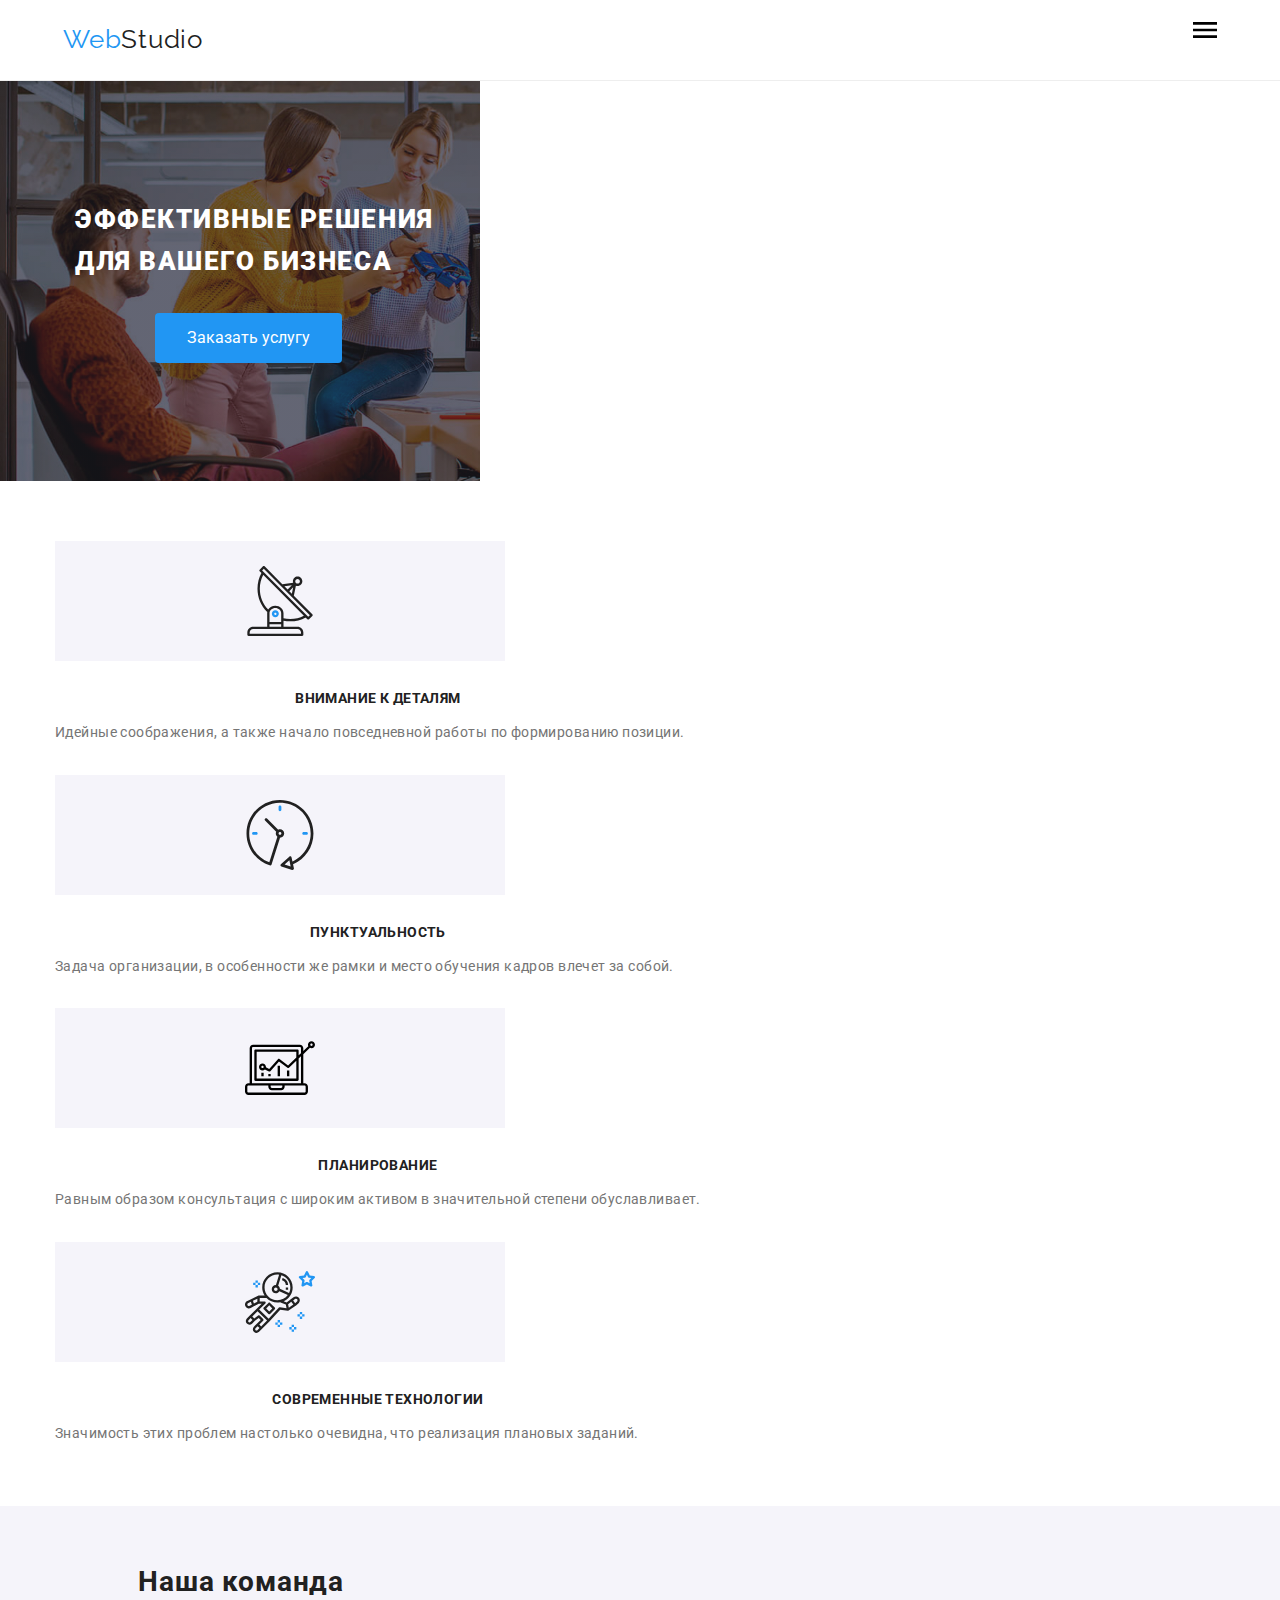
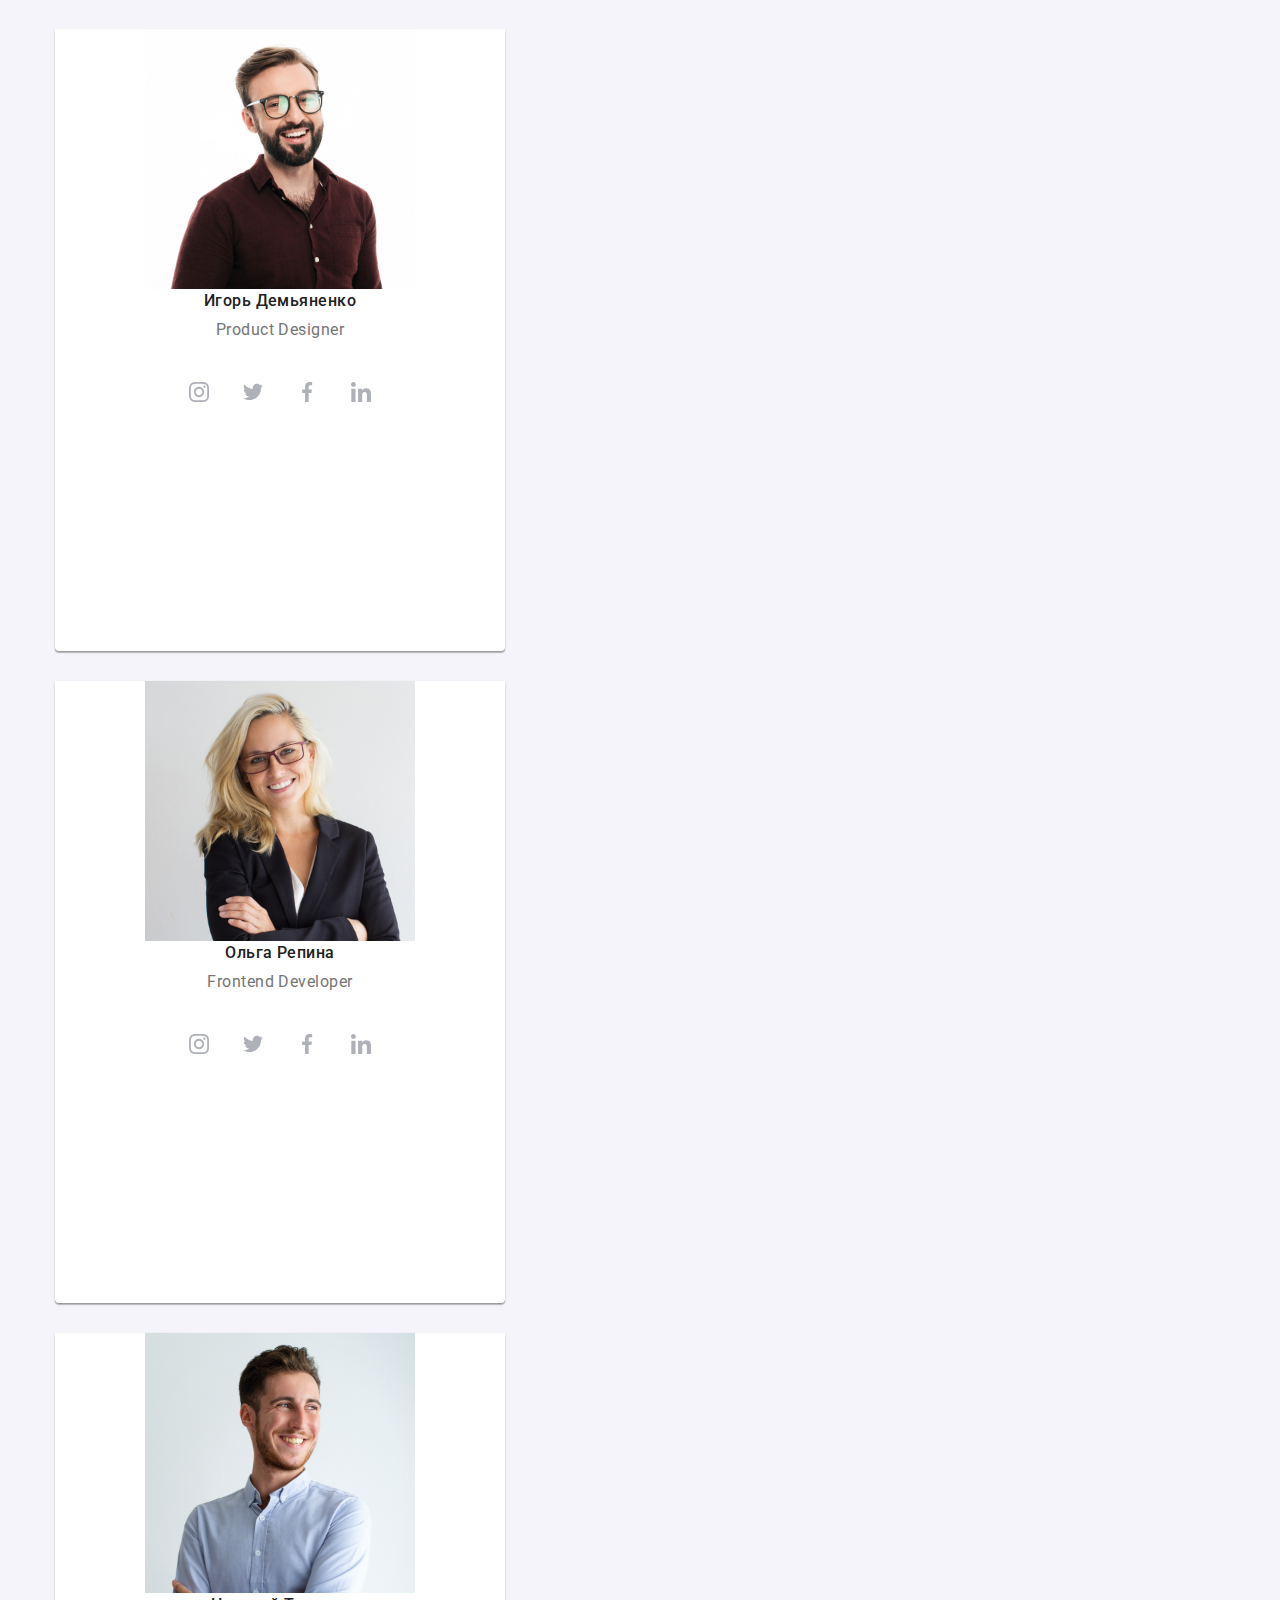
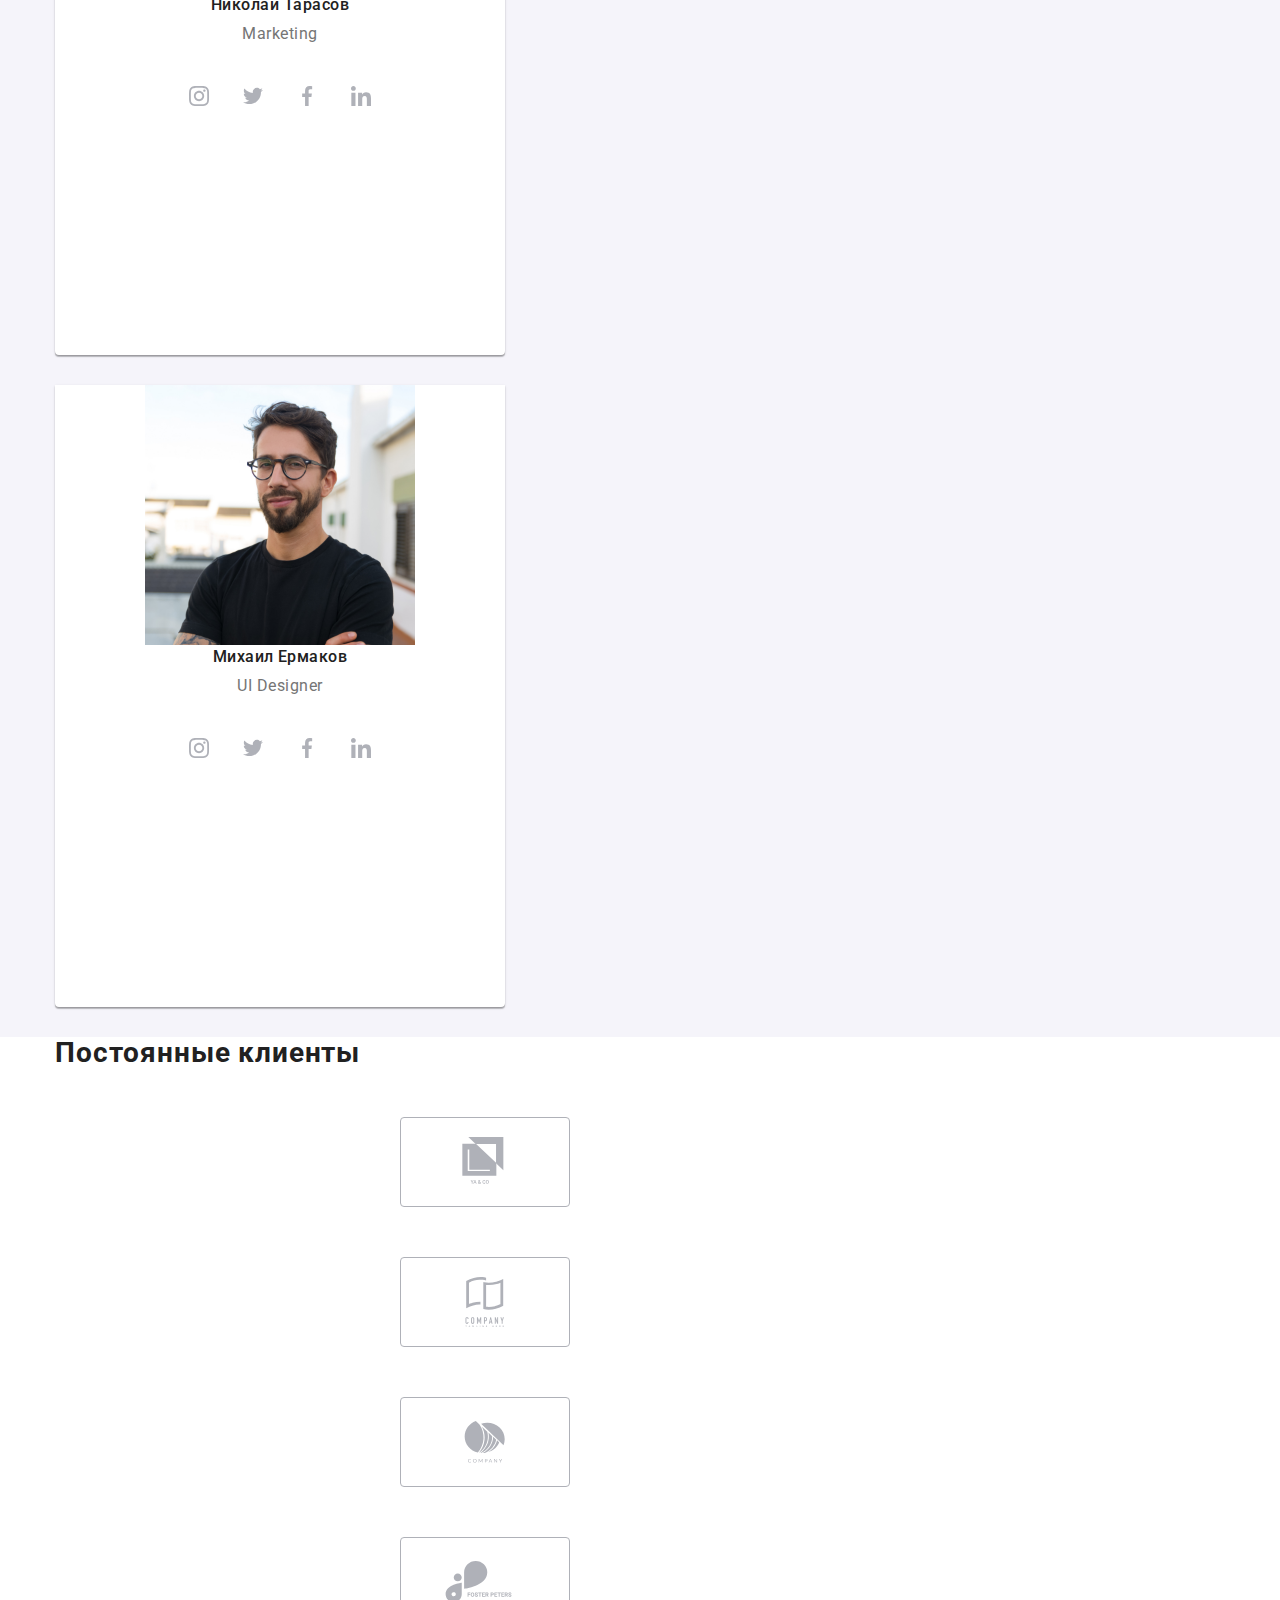
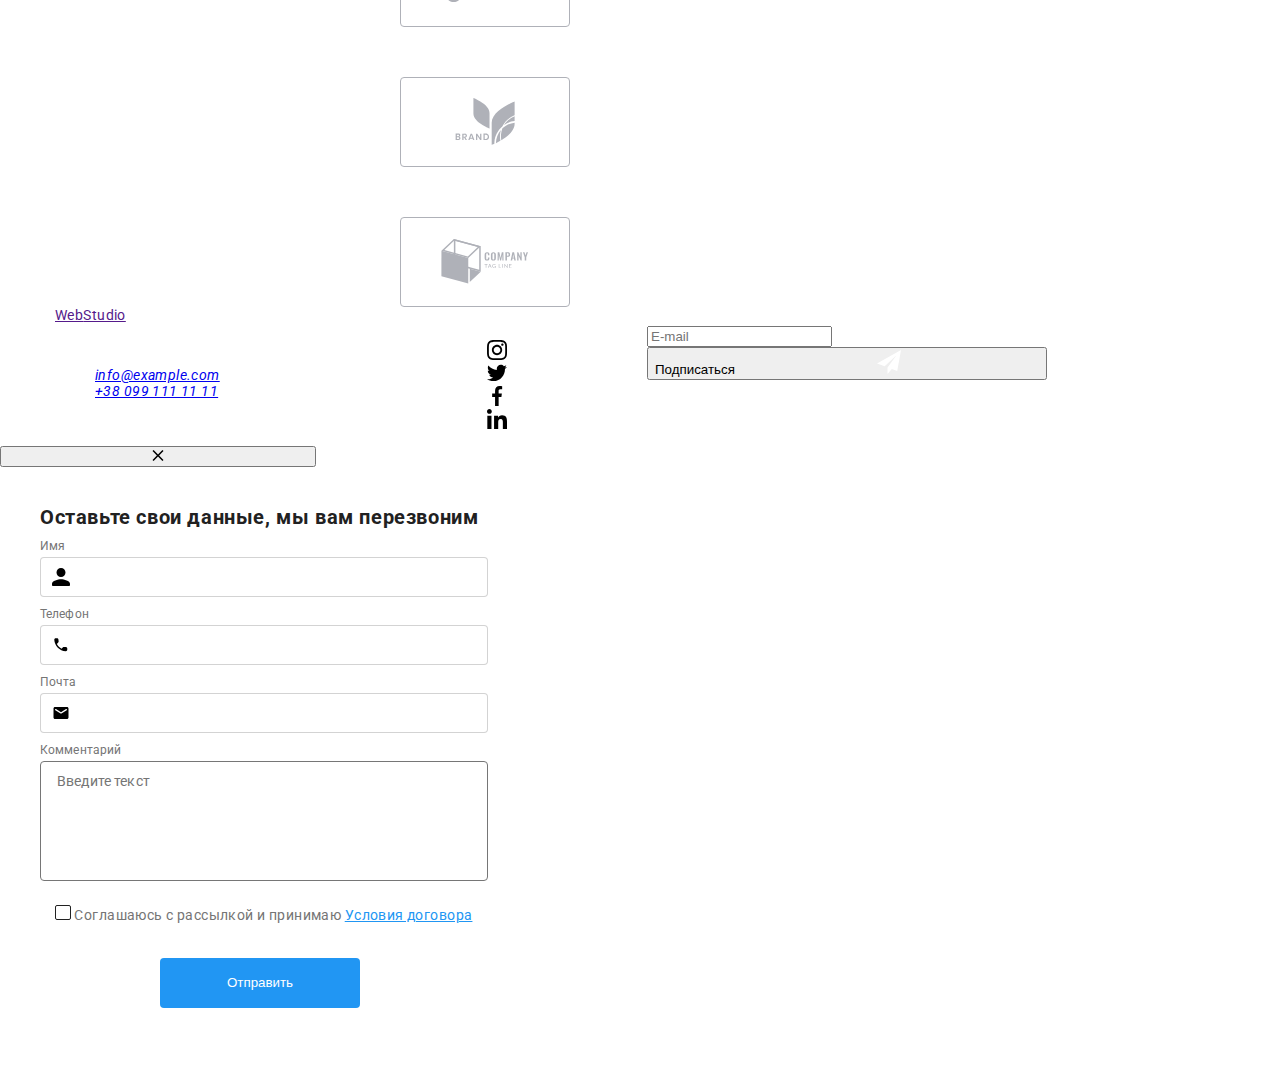
<file: index.html>
<!DOCTYPE html>
<html lang="ru">

<head>
    <meta charset="UTF-8">
    <meta name="viewport" content="width=device-width, initial-scale=1.0">
    <title>Студия</title>
    <link rel="stylesheet" href="https://cdnjs.cloudflare.com/ajax/libs/modern-normalize/1.0.0/modern-normalize.min.css"
        integrity="sha512-ISS7cAi1PEhQ8jnbJpJZMd29NlhNj4AWYyLOSp2CE/CsHxTCu+r+t0D2yoJudVrd0/8fTVPUVDzY5Tvli75u/g=="
        crossorigin="anonymous" />
    <link rel="preconnect" href="https://fonts.gstatic.com">
    <link
        href="https://fonts.googleapis.com/css2?family=Oleo+Script&family=Raleway:wght@700&family=Roboto:wght@400;500;700;900&display=swap"
        rel="stylesheet">


    <link rel="stylesheet" href="./css/main.min.css">
    <link rel="stylesheet" href="./css/variables.css">

</head>

<body>
    <!-- шапка -->

    <header>

        <section class="header">

            <div class="conteiner">

                <nav class="header__nav">

                    <a class="header__name" href="./index.html"><span class="header__web">Web</span><span
                            class="header__logo">Studio</span></a>

                    <ul class="header__navigation">

                        <li class="link"><a class="header__link current" href="./index.html">Студия</a> </li>


                        <li class="link"><a class="header__link" href="./portfolio.html">Портфолио</a></li>


                        <li class="link"><a class="header__link" href="">Контакты</a></li>

                    </ul>
                </nav>
                <ul class="header__contact">

                    <li class="header__exile">
                        <a class="header__a" href="mailto:info@devstudio.com">
                            <svg class="header__mail" width="16" height="12">
                                <use href="./images/symbol-defs.svg#icon-envelope"></use>
                            </svg>
                            info@devstudio.com
                        </a>
                    </li>

                    <li class="header__exile"> <a class="header__a" href="tel:+380961111111">
                            <svg class="header__tel" width="10" height="16">
                                <use href="./images/symbol-defs.svg#icon-smartphone"></use>
                            </svg>
                            +38 096 111 11 11
                        </a></li>
                </ul>
                <svg class="header__menu" width="40" height="40">
                    <use href="./images/symbol-defs.svg#icon-menu_40px-2"></use>
                </svg>
            </div>
        </section>
    </header>



    <main>
        <!-- герой -->

        <section class="section__hero">
            <div class="conteiner">
                <div class="hero__name">
                    <h1 class="section__text">ЭФФЕКТИВНЫЕ РЕШЕНИЯ <br> ДЛЯ ВАШЕГО БИЗНЕСА</h1>


                    <button href="" class="section__button" data-modal-open>Заказать услугу</button>
                </div>
            </div>



        </section>


        <!-- основной блок -->

        <section class="section__about">
            <div class="conteiner">
                <h2 class="visually__hidden"> Характеристика</h2>



                <ul class="name">
                    <li class="about__name">
                        <div class="about__item">
                            <a href="" class="about__link">
                                <svg class="about__icon" width="70" height="70">
                                    <use href="images/symbol-defs.svg#icon-antenna-1"></use>
                                </svg>
                            </a>

                        </div>
                        <h3 class="about__section">ВНИМАНИЕ К ДЕТАЛЯМ</h3>
                        <p class="about__p">Идейные соображения, а также начало повседневной работы по формированию
                            позиции.</p>
                    </li>

                    <li class="about__name">
                        <div class="about__item">
                            <a href="" class="about__link">
                                <svg class="about__icon" width="70" height="70">
                                    <use href="images/symbol-defs.svg#icon-clock-1-2"></use>
                                </svg>
                            </a>
                        </div>
                        <h3 class="about__section">ПУНКТУАЛЬНОСТЬ</h3>
                        <p class="about__p">Задача организации, в особенности же рамки и место обучения кадров влечет за
                            собой.</p>
                    </li>
                    <li class="about__name">
                        <div class="about__item">
                            <a href="" class="about__link">
                                <svg class="about__icon" width="70" height="70">
                                    <use href="images/symbol-defs.svg#icon-diagram-1-2"></use>
                                </svg>
                            </a>
                        </div>

                        <h3 class="about__section">ПЛАНИРОВАНИЕ</h3>
                        <p class="about__p">Равным образом консультация с широким активом в значительной степени
                            обуславливает.</p>
                    </li>
                    <li class="about__name">
                        <div class="about__item">
                            <a href="" class="about__link">
                                <svg class="about__icon" width="70" height="70">
                                    <use href="images/symbol-defs.svg#icon-astronaut-1"></use>
                                </svg>
                            </a>
                        </div>
                        <h3 class="about__section">СОВРЕМЕННЫЕ ТЕХНОЛОГИИ</h3>
                        <p class="about__p">Значимость этих проблем настолько очевидна, что реализация плановых заданий.
                        </p>
                    </li>
                </ul>
            </div>
        </section>
        <section class="work__section ">
            <div class="conteiner">
                <h2 class="work">Чем мы занимаемся</h2>
                <ul class="work__item">
                    <div class="work__blok">
                        <li class="work__img"><img src="./images/box 1.jpg" alt="человек за компьютером и планшетом"
                                width="370" height="294"></li>
                        <div class="work__menu">
                            <p class="work__name">Десктопные приложения</p>
                        </div>
                    </div>
                    <div class="work__blok">
                        <li class="work__img"><img src="./images/img-2.jpg" alt="человек с ноутбуком и телефоном"
                                width="370" height="294"></li>
                        <div class="work__menu">
                            <p class="work__name">Мобильные приложения</p>
                        </div>
                    </div>
                    <div class="work__blok">
                        <li class="work__img"><img src="./images/img-3.jpg" alt="человек с планшетом" width="370"
                                height="294">
                        </li>
                        <div class="work__menu">
                            <p class="work__name">Дизайнерские решения</p>
                        </div>
                    </div>
                </ul>

            </div>
        </section>

        <!-- команда -->

        <section class="section__team">
            <h2 class="team">Наша команда</h2>
            <div class="conteiner">

                <ul class="team__item">

                    <li class="team__logo">
                        <img class="team__img" src="./images/img-4.jpg" alt="фото работника" width="270" height="260">
                        <div class="conteinerm__logo">
                            <h4 class="team__name">Игорь Демьяненко</h4>
                            <p class="team__p">Product Designer</p>



                            <ul class="team__ul">
                                <li class="team__client">

                                    <a href="" class="team__link">
                                        <svg class="team__icon" wght="20" height="20">
                                            <use href="images/symbol-defs.svg#icon-instagram-2"></use>
                                        </svg>
                                    </a>


                                </li>
                                <li class="team__client">
                                    <a href="" class="team__link">
                                        <svg class="team__icon" wght="20" height="20">
                                            <use href="images/symbol-defs.svg#icon-twitter-1"></use>
                                        </svg>
                                    </a>
                                </li>
                                <li class="team__client">
                                    <a href="" class="team__link">
                                        <svg class="team__icon" wght="20" height="20">
                                            <use href="images/symbol-defs.svg#icon-facebook-1"></use>
                                        </svg>
                                    </a>
                                </li>
                                <li class="team__client">
                                    <a href="" class="team__link">
                                        <svg class="team__icon" wght="20" height="20">
                                            <use href="images/symbol-defs.svg#icon-linkedin-1"></use>
                                        </svg>
                                    </a>
                                </li>
                            </ul>
                        </div>
                    </li>



                    <li class="team__logo">
                        <img class="team__img" src="./images/img-5.jpg" alt="фото работницы" width="270" height="260">
                        <h4 class="team__name">Ольга Репина</h4>
                        <p class="team__p">Frontend Developer</p>
                        <ul class="team__ul">
                            <li class="team__client">

                                <a href="" class="team__link">
                                    <svg class="team__icon" wght="20" height="20">
                                        <use href="images/symbol-defs.svg#icon-instagram-2"></use>
                                    </svg>
                                </a>

                            </li>
                            <li class="team__client">
                                <a href="" class="team__link">
                                    <svg class="team__icon" wght="20" height="20">
                                        <use href="images/symbol-defs.svg#icon-twitter-1"></use>
                                    </svg>
                                </a>
                            </li>
                            <li class="team__client">
                                <a href="" class="team__link">
                                    <svg class="team__icon" wght="20" height="20">
                                        <use href="images/symbol-defs.svg#icon-facebook-1"></use>
                                    </svg>
                                </a>
                            </li>
                            <li class="team__client">
                                <a href="" class="team__link">
                                    <svg class="team__icon" wght="20" height="20">
                                        <use href="images/symbol-defs.svg#icon-linkedin-1"></use>
                                    </svg>
                                </a>
                            </li>
                        </ul>
                    </li>


                    <li class="team__logo">
                        <img class="team__img" src="./images/img-6.jpg" alt="фото работника" width="270" height="260">
                        <h4 class="team__name">Николай Тарасов</h4>
                        <p class="team__p">Marketing</p>
                        <ul class="team__ul">
                            <li class="team__client">

                                <a href="" class="team__link">
                                    <svg class="team__icon" wght="20" height="20">
                                        <use href="images/symbol-defs.svg#icon-instagram-2"></use>
                                    </svg>
                                </a>


                            </li>
                            <li class="team__client">
                                <a href="" class="team__link">
                                    <svg class="team__icon" wght="20" height="20">
                                        <use href="images/symbol-defs.svg#icon-twitter-1"></use>
                                    </svg>
                                </a>
                            </li>
                            <li class="team__client">
                                <a href="" class="team__link">
                                    <svg class="team__icon" wght="20" height="20">
                                        <use href="images/symbol-defs.svg#icon-facebook-1"></use>
                                    </svg>
                                </a>
                            </li>
                            <li class="team__client">
                                <a href="" class="team__link">
                                    <svg class="team__icon" wght="20" height="20">
                                        <use href="images/symbol-defs.svg#icon-linkedin-1"></use>
                                    </svg>
                                </a>
                            </li>
                        </ul>


                    </li>


                    <li class="team__logo">
                        <img class="team__img" src="./images/img-7.jpg" alt="фото работника" width="270" height="260">
                        <h4 class="team__name">Михаил Ермаков</h4>
                        <p class="team__p">UI Designer</p>
                        <ul class="team__ul">
                            <li class="team__client">

                                <a href="" class="team__link">
                                    <svg class="team__icon" wght="20" height="20">
                                        <use href="images/symbol-defs.svg#icon-instagram-2"></use>
                                    </svg>
                                </a>


                            </li>
                            <li class="team__client">
                                <a href="" class="team__link">
                                    <svg class="team__icon" wght="20" height="20">
                                        <use href="images/symbol-defs.svg#icon-twitter-1"></use>
                                    </svg>
                                </a>
                            </li>
                            <li class="team__client">
                                <a href="" class="team__link">
                                    <svg class="team__icon" wght="20" height="20">
                                        <use href="images/symbol-defs.svg#icon-facebook-1"></use>
                                    </svg>
                                </a>
                            </li>
                            <li class="team__client">
                                <a href="" class="team__link">
                                    <svg class="team__icon" wght="20" height="20">
                                        <use href="images/symbol-defs.svg#icon-linkedin-1"></use>
                                    </svg>
                                </a>
                            </li>
                        </ul>
                    </li>
                </ul>
            </div>
        </section>

        <!-- Постоянные клиенты -->

        <section class="section__client">
            <div class="conteiner">
                <h2 class="client__team">Постоянные клиенты</h2>
                <ul class="client__ul">
                    <li class="client__li">
                        <a href="" class="client__link">
                            <svg class="client__icon" wght="44" height="50">
                                <use href="images/symbol-defs.svg#icon-logo-1"></use>
                            </svg>
                        </a>
                    </li>
                    <li class="client__li">
                        <a href="" class="client__link">
                            <svg class="client__icon" wght="40" height="50">
                                <use href="images/symbol-defs.svg#icon-logo-2"></use>
                            </svg>
                        </a>
                    </li>
                    <li class="client__li">
                        <a href="" class="client__link">
                            <svg class="client__icon" wght="41" height="42">
                                <use href="images/symbol-defs.svg#icon-logo-3"></use>
                            </svg>
                        </a>
                    </li>
                    <li class="client__li">
                        <a href="" class="client__link">
                            <svg class="client__icon" wght="80" height="42">
                                <use href="images/symbol-defs.svg#icon-logo-4"></use>
                            </svg>
                        </a>

                    </li>
                    <li class="client__li">
                        <a href="" class="client__link">
                            <svg class="client__icon" wght="59" height="47">
                                <use href="images/symbol-defs.svg#icon-logo-5"></use>
                            </svg>
                        </a>

                    </li>
                    <li class="client__li">
                        <a href="" class="client__link">
                            <svg class="client__icon" wght="89" height="45">
                                <use href="images/symbol-defs.svg#icon-logo-6"></use>
                            </svg>
                        </a>

                    </li>

                </ul>

            </div>
        </section>
    </main>
    <!-- футер -->




    <footer class="footer">
        <section class="section__footer">
            <div class="conteiner">
                <div class="conteiner__footer">

                    <a class="footer__studio" href=""><span class="footer__web">Web</span><span>Studio</span> </a>

                    <address>
                        <ul class="address__ul">
                            <li class="address__li">
                                <p class="address">г. Киев, пр-т Леси Украинки, 26</p>
                            </li>
                            <li class="address__a">
                                <a class="address__a" href="info@example.com"> info@example.com </a>
                            </li>
                            <li class="address__tel">
                                <a class="address__tel" href="+38 099 111 11 11">+38 099 111 11 11</a>
                            </li>
                        </ul>
                    </address>
                </div>
                <div class="footer-blok">
                    <h3 class="team__footer">присоединяйтесь</h3>
                    <ul class="logo__footer">


                        <li class="footer__client">

                            <a href="" class="footer__link">
                                <svg class="svg__icon" wght="20" height="20">
                                    <use href="images/symbol-defs.svg#icon-instagram-2"></use>
                                </svg>
                            </a>


                        </li>
                        <li class="footer__client">
                            <a href="" class="footer__link">
                                <svg class="svg__icon" wght="20" height="20">
                                    <use href="images/symbol-defs.svg#icon-twitter-1"></use>
                                </svg>
                            </a>
                        </li>
                        <li class="footer__client">
                            <a href="" class="footer__link">
                                <svg class="svg__icon" wght="20" height="20">
                                    <use href="images/symbol-defs.svg#icon-facebook-1"></use>
                                </svg>
                            </a>
                        </li>
                        <li class="footer__client">
                            <a href="" class="footer__link">
                                <svg class="svg__icon" wght="20" height="20">
                                    <use href="images/symbol-defs.svg#icon-linkedin-1"></use>
                                </svg>
                            </a>
                        </li>
                    </ul>
                </div>


                <div class="form__field">
                    <h3 class="form__title">Подпишитесь на рассылку </h3>
                    <form class="form">
                        <label for="email"></label>
                        <input class="form__input" type="email" name="email" placeholder="E-mail" id="email" />


                        <div class="form__footer">


                            <button class="form__button" type="submit">

                                Подписаться

                                <svg class="form__send" wght="24" height="24">
                                    <use href="images/symbol-defs.svg#icon-icon-send-2"></use>
                                </svg>

                            </button>
                        </div>

                    </form>
                </div>


            </div>


        </section>
    </footer>

    <!-- модалка -->

    <div data-modal class="backdrop is-hidden">
        <div class="modal">

            <button data-modal-close type="button" class="modal__button">
                <svg class="modal__svg" wght="11" height="11">
                    <use href="images/symbol-defs.svg#icon-Vector-2"></use>
                </svg>


            </button>


            <form class="hero__form">

                <b class="hero__title">Оставьте свои данные, мы вам перезвоним</b>

                <label for="name" class="hero__label"> Имя </label>
                <div class="hero__list">
                    <input type="text" name="name" class="hero__input" id="name" />
                    <svg class="hero__icon" width="18" height="18">
                        <use href="./images/symbol-defs.svg#icon-Vector-3-2"></use>
                    </svg>
                </div>


                <label for="tel" class="hero__label"> Телефон </label>
                <div class="hero__list">
                    <input type="tel" name="tel" class="hero__input" id="tel" />
                    <svg class="hero__icon" width="18" height="18">
                        <use href="./images/symbol-defs.svg#icon-phone-black-18dp-1-2"></use>
                    </svg>
                </div>

                <label for="mail" class="hero__label">Почта </label>
                <div class="hero__list">
                    <input class="hero__input" type="email" name="mail" id="mail" />
                    <svg class="hero__icon" width="18" height="18">
                        <use href="./images/symbol-defs.svg#icon-email-black-18dp-1-2"></use>
                    </svg>
                </div>
                <div>
                    <label for="comment" class="hero__label">Комментарий</label>
                    <textarea name="comment" class="hero__textarea" id="comment" rows=""
                        placeholder="Введите текст"></textarea>
                </div>

                <div class="hero__open">
                    <label for="policy" class="hero__check">
                        <input type="checkbox" name="policy" class="hero__checkbox" id="policy" />

                        <span class="hero__span"></span>
                        Соглашаюсь с рассылкой и принимаю <a href="">Условия
                            договора</a>
                        <svg class="hero__svg" width="" height="">
                            <use href=""></use>

                        </svg>
                    </label>
                </div>



                <div>
                    <button type="submit" class="hero__submit">Отправить</button>
                </div>



            </form>
        </div>
    </div>

    <script src="modal.js">
        (() => {
            const refs = {
                openModalBtn: document.querySelector('[data-modal-open]'),
                closeModalBtn: document.querySelector('[data-modal-close]'),
                modal: document.querySelector('[data-modal]'),
            };

            refs.openModalBtn.addEventListener('click', toggleModal);
            refs.closeModalBtn.addEventListener('click', toggleModal);

            function toggleModal() {
                refs.modal.classList.toggle('is-hidden');
            }
        })();
    </script>

</body>

</html>
</file>
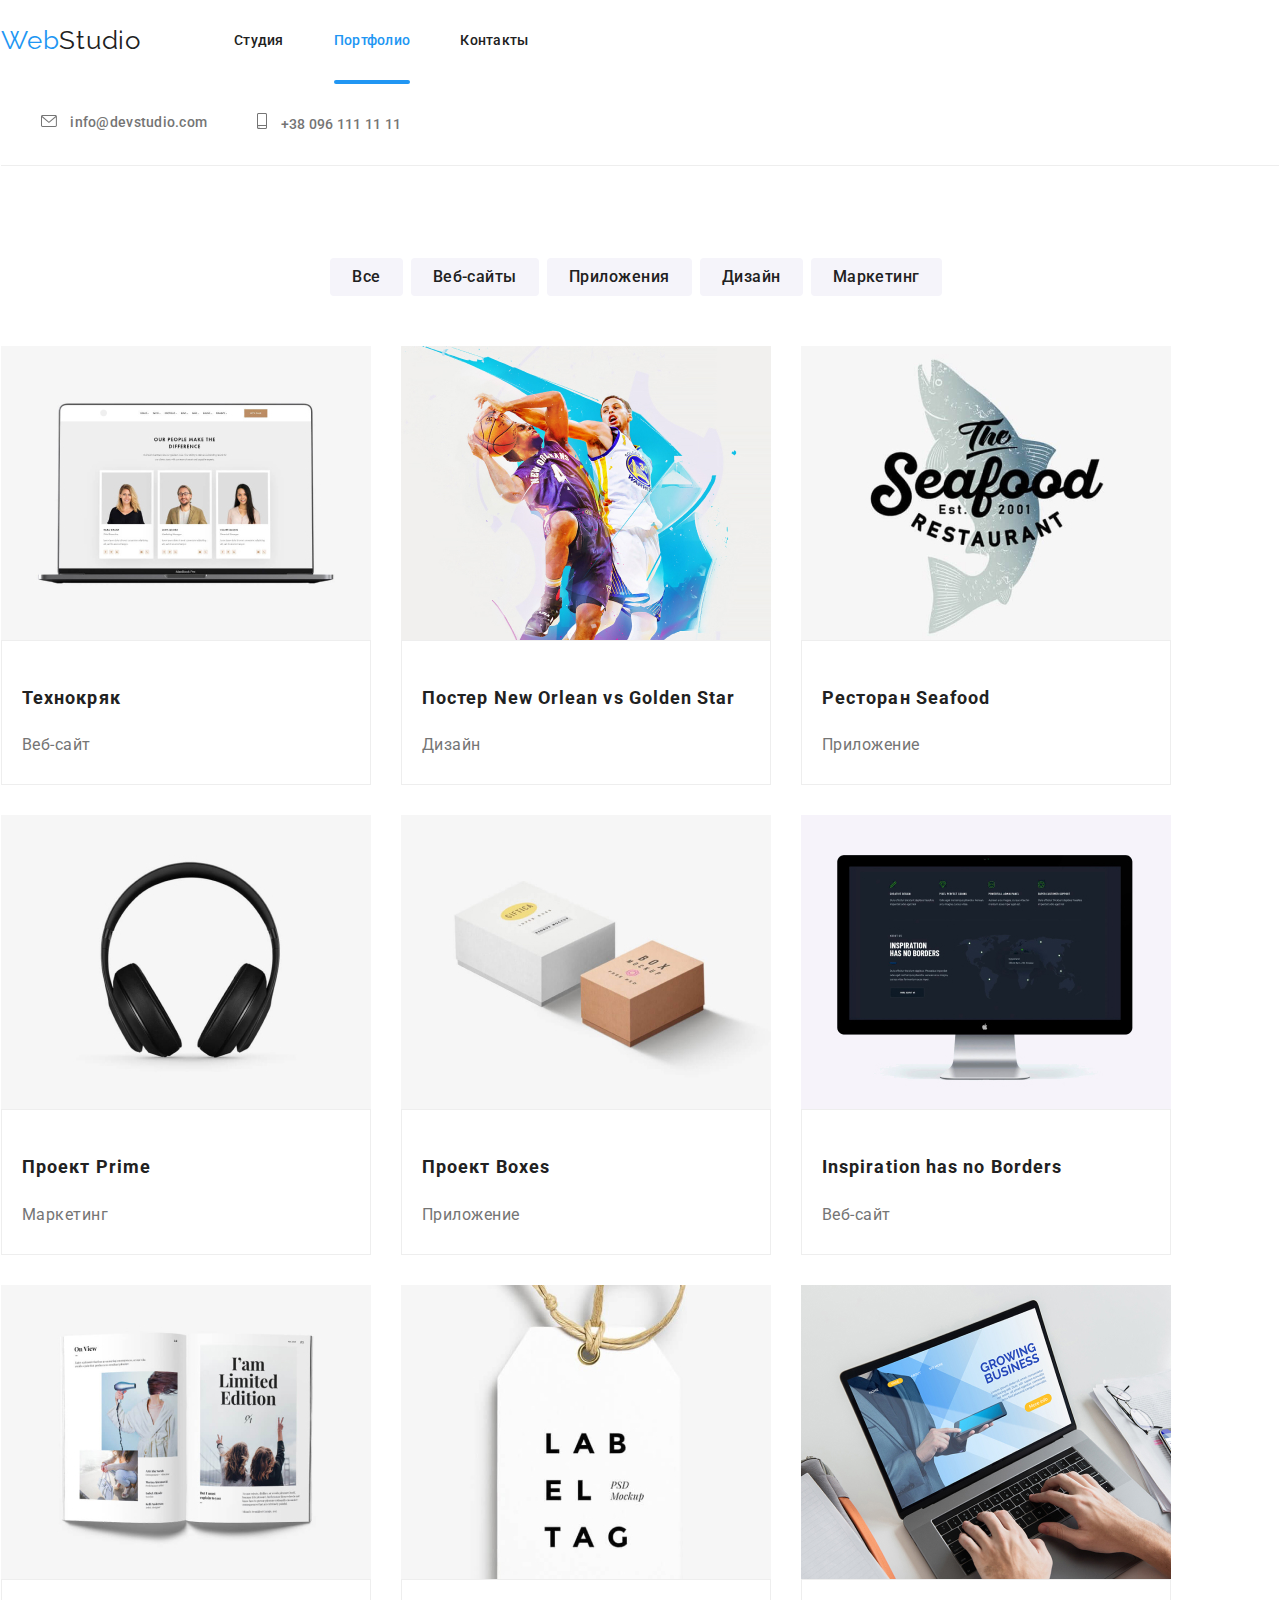
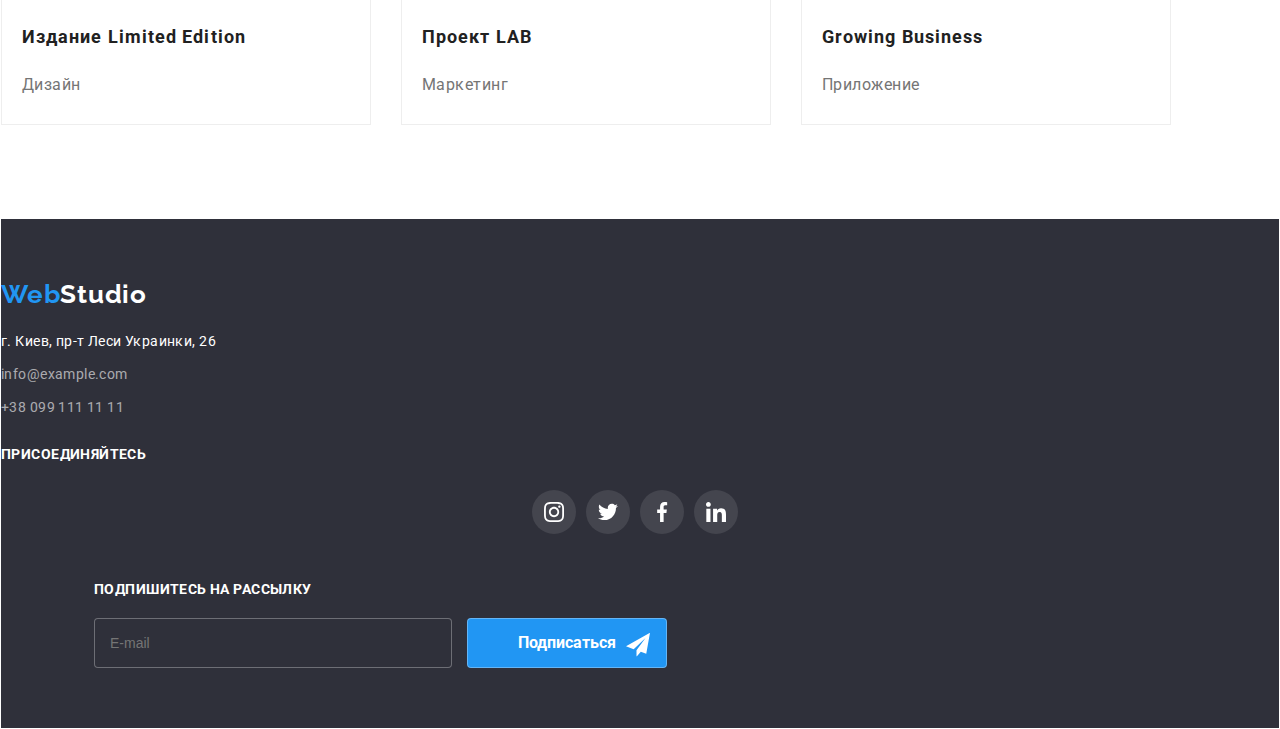
<file: portfolio.html>
<!DOCTYPE html>
<html lang="ru">

<head>
    <meta charset="UTF-8">
    <meta name="viewport" content="width=device-width, initial-scale=1.0">
    <title>Студия</title>
    <link rel="stylesheet" href="https://cdnjs.cloudflare.com/ajax/libs/modern-normalize/1.0.0/modern-normalize.min.css"
        integrity="sha512-ISS7cAi1PEhQ8jnbJpJZMd29NlhNj4AWYyLOSp2CE/CsHxTCu+r+t0D2yoJudVrd0/8fTVPUVDzY5Tvli75u/g=="
        crossorigin="anonymous" />
    <link rel="preconnect" href="https://fonts.gstatic.com">
    <link
        href="https://fonts.googleapis.com/css2?family=Raleway:wght@700&family=Roboto:wght@400;500;700;900&display=swap"
        rel="stylesheet">
    <link rel="stylesheet" href="./css/profile.min.css">
    <link rel="stylesheet" href="./css/variables.css">
</head>

<body>

    <!-- шапка -->
    <header>

        <section class="header">

            <div class="conteiner">

                <nav class="header__nav">

                    <a class="header__name" href="./index.html"><span class="header__web">Web</span><span
                            class="header__logo">Studio</span></a>

                    <ul class="header__navigation">

                        <li class="link"><a class="header__link " href="./index.html">Студия</a> </li>


                        <li class="link"><a class="header__link current" href="./portfolio.html">Портфолио</a></li>


                        <li class="link"><a class="header__link" href="">Контакты</a></li>

                    </ul>
                </nav>
                <ul class="header__contact">

                    <li class="header__exile">
                        <a class="header__a" href="mailto:info@devstudio.com">
                            <svg class="header__mail" width="16" height="12">
                                <use href="./images/symbol-defs.svg#icon-envelope"></use>
                            </svg>
                            info@devstudio.com
                        </a>
                    </li>

                    <li class="header__exile"> <a class="header__a" href="tel:+380961111111">
                            <svg class="header__tel" width="10" height="16">
                                <use href="./images/symbol-defs.svg#icon-smartphone"></use>
                            </svg>
                            +38 096 111 11 11
                        </a></li>
                </ul>

            </div>
        </section>
    </header>



    <main>

        <!-- основная секция -->

        <section class="progects__section">
            <div class="conteiner ">
                <h1 class="visually__hidden">Наши проекты</h1>
                <ul class="progects__ul">
                    <li class="progects__li">

                        <button class="progects__sampie">Все</button>
                    </li>
                    <li class="progects__li">
                        <button class="progects__sampie">Веб-сайты</button>
                    </li>
                    <li class="progects__li">
                        <button class="progects__sampie">Приложения</button>
                    </li>
                    <li class="progects__li">
                        <button class="progects__sampie">Дизайн</button>
                    </li>
                    <li class="progects__li">
                        <button class="progects__sampie">Маркетинг</button>
                    </li>
                </ul>

            </div>

            <div class="conteiner">

                <ul class="team__ul">

                    <li class="team__li">
                        <a href="" class="team__a">



                            <div class="product__thumb">
                                <img class="team__photo" src="./images/img copy.jpg" alt="ноутбук">
                                <div class="overlay">
                                    <p>Технокряк это современная площадка распространения коронавируса. Компании
                                        используют эту платформу для цифрового
                                        шпионажа и атак на защищённые сервера конкурентов.</p>
                                </div>
                            </div>
                            <div class="border">
                                <h2 class="team__text">Технокряк</h2>
                                <p class="team__link">Веб-сайт</p>
                            </div>
                        </a>
                    </li>

                    <li class="team__li">
                        <a href="" class="team__a">
                            <div class="product__thumb">

                                <img class="team__photo" src="./images/img-2 copy.jpg" alt="баскетболисты">

                                <div class="overlay">
                                    <p>Технокряк это современная площадка распространения коронавируса. Компании
                                        используют эту платформу для цифрового
                                        шпионажа и атак на защищённые сервера конкурентов.</p>
                                </div>
                            </div>
                            <div class="border">
                                <h2 class="team__text">Постер New Orlean vs Golden Star</h2>
                                <p class="team__link">Дизайн</p>
                            </div>
                        </a>
                    </li>
                    <li class="team__li">
                        <a href="" class="team__a">
                            <div class="product__thumb">
                                <img class="team__photo" src="./images/img-3 copy.jpg" alt="логотип ресторана">
                                <div class="overlay">
                                    <p>Технокряк это современная площадка распространения коронавируса. Компании
                                        используют эту платформу для цифрового
                                        шпионажа и атак на защищённые сервера конкурентов.</p>
                                </div>
                            </div>
                            <div class="border">
                                <h2 class="team__text">Ресторан Seafood</h2>
                                <p class="team__link">Приложение</p>
                            </div>
                        </a>
                    </li>
                    <li class="team__li">
                        <a href="" class="team__a">
                            <div class="product__thumb">
                                <img class="team__photo" src="./images/img-4 copy.jpg" alt="наушники">
                                <div class="overlay">
                                    <p>Технокряк это современная площадка распространения коронавируса. Компании
                                        используют эту платформу для цифрового
                                        шпионажа и атак на защищённые сервера конкурентов.</p>
                                </div>
                            </div>
                            <div class="border">
                                <h2 class="team__text">Проект Prime</h2>
                                <p class="team__link">Маркетинг</p>
                            </div>
                        </a>
                    </li>
                    <li class="team__li">
                        <a href="" class="team__a">
                            <div class="product__thumb">
                                <img class="team__photo" src="./images/img-5 copy.jpg" alt="две коробочки">
                                <div class="overlay">
                                    <p>Технокряк это современная площадка распространения коронавируса. Компании
                                        используют эту платформу для цифрового
                                        шпионажа и атак на защищённые сервера конкурентов.</p>
                                </div>
                            </div>
                            <div class="border">
                                <h2 class="team__text">Проект Boxes</h2>
                                <p class="team__link">Приложение</p>
                            </div>
                        </a>
                    </li>
                    <li class="team__li">
                        <a href="" class="team__a">
                            <div class="product__thumb">
                                <img class="team__photo" src="./images/img-6 copy.jpg" alt="монитор">
                                <div class="overlay">
                                    <p>Технокряк это современная площадка распространения коронавируса. Компании
                                        используют эту платформу для цифрового
                                        шпионажа и атак на защищённые сервера конкурентов.</p>
                                </div>
                            </div>
                            <div class="border">
                                <h2 class="team__text">Inspiration has no Borders</h2>
                                <p class="team__link">Веб-сайт</p>
                            </div>
                        </a>
                    </li>
                    <li class="team__li">
                        <a href="" class="team__a">
                            <div class="product__thumb">
                                <img class="team__photo" src="./images/img-7 copy.jpg" alt="открытая книга">
                                <div class="overlay">
                                    <p>Технокряк это современная площадка распространения коронавируса. Компании
                                        используют эту платформу для цифрового
                                        шпионажа и атак на защищённые сервера конкурентов.</p>
                                </div>
                            </div>
                            <div class="border">
                                <h2 class="team__text">Издание Limited Edition</h2>
                                <p class="team__link">Дизайн</p>
                            </div>
                        </a>
                    </li>
                    <li class="team__li">
                        <a href="" class="team__a">
                            <div class="product__thumb">
                                <img class="team__photo" src="./images/img-81.jpg" alt="этикетка фирмы">
                                <div class="overlay">
                                    <p>Технокряк это современная площадка распространения коронавируса. Компании
                                        используют эту платформу для цифрового
                                        шпионажа и атак на защищённые сервера конкурентов.</p>
                                </div>
                            </div>
                            <div class="border">
                                <h2 class="team__text">Проект LAB</h2>
                                <p class="team__link">Маркетинг</p>
                            </div>
                        </a>
                    </li>
                    <li class="team__li">
                        <a href="" class="team__a">
                            <div class="product__thumb">
                                <img class="team__photo" src="./images/img-91.jpg" alt="ноутбук">
                                <div class="overlay">
                                    <p>Технокряк это современная площадка распространения коронавируса. Компании
                                        используют эту платформу для цифрового
                                        шпионажа и атак на защищённые сервера конкурентов.</p>
                                </div>
                            </div>
                            <div class="border">
                                <h2 class="team__text">Growing Business</h2>
                                <p class="team__link">Приложение</p>
                            </div>
                        </a>
                    </li>
                </ul>
            </div>
        </section>

    </main>

    <footer class="footer">
        <section class="section__footer">
            <div class="conteiner">
                <div class="conteiner__footer">

                    <a class="footer__studio" href=""><span class="footer__web">Web</span><span>Studio</span> </a>

                    <address>
                        <ul class="address__ul">
                            <li class="address__li">
                                <p class="address">г. Киев, пр-т Леси Украинки, 26</p>
                            </li>
                            <li class="address__a">
                                <a class="address__a" href="info@example.com"> info@example.com </a>
                            </li>
                            <li class="address__tel">
                                <a class="address__tel" href="+38 099 111 11 11">+38 099 111 11 11</a>
                            </li>
                        </ul>
                    </address>
                </div>
                <div class="footer-blok">
                    <h3 class="team__footer">присоединяйтесь</h3>
                    <ul class="logo__footer">


                        <li class="footer__client">

                            <a href="" class="footer__link">
                                <svg class="svg__icon" wght="20" height="20">
                                    <use href="images/symbol-defs.svg#icon-instagram-2"></use>
                                </svg>
                            </a>


                        </li>
                        <li class="footer__client">
                            <a href="" class="footer__link">
                                <svg class="svg__icon" wght="20" height="20">
                                    <use href="images/symbol-defs.svg#icon-twitter-1"></use>
                                </svg>
                            </a>
                        </li>
                        <li class="footer__client">
                            <a href="" class="footer__link">
                                <svg class="svg__icon" wght="20" height="20">
                                    <use href="images/symbol-defs.svg#icon-facebook-1"></use>
                                </svg>
                            </a>
                        </li>
                        <li class="footer__client">
                            <a href="" class="footer__link">
                                <svg class="svg__icon" wght="20" height="20">
                                    <use href="images/symbol-defs.svg#icon-linkedin-1"></use>
                                </svg>
                            </a>
                        </li>
                    </ul>
                </div>


                <div class="form__field">
                    <h3 class="form__title">Подпишитесь на рассылку </h3>
                    <form class="form">
                        <label for="email"></label>
                        <input class="form__input" type="email" name="email" placeholder="E-mail" id="email" />


                        <div class="form__footer">


                            <button class="form__button" type="submit">

                                Подписаться

                                <svg class="form__send" wght="24" height="24">
                                    <use href="images/symbol-defs.svg#icon-icon-send-2"></use>
                                </svg>

                            </button>
                        </div>

                    </form>
                </div>


            </div>


        </section>
    </footer>

</body>

</html>
</file>
<file: css/variables.css>
:root {
  --textaria-text: rgba(117, 117, 117, 0.5);
  --modal-text: rgba(117,117,117,1);
  --blue-text: rgba(33, 150, 243, 1);
  --white-text: rgba(255, 255, 255, 1);
  --grey-text01: rgba(117, 117, 117, 1);
  --grafite: rgba(47, 48, 58, 1);
  --adress-text: rgba(255, 255, 255, 0.6);
  --nav-text: rgba(33, 33, 33, 1);
  --button: rgba(245, 244, 250, 1);
  --text-a: rgba(175, 177, 184, 1);
  --logo-footer: rgba(255, 255, 255, 0.1);
  --border: rgba(238, 238, 238, 1);
  --backdrop: rgba(0, 0, 0, 0.2);
  --cubic: rgba(0.4, 0, 0.2, 1);
}
</file>
<file: css/main.min.css>
.about__link,.team__link,.client__link{display:-webkit-box;display:-ms-flexbox;display:flex;-webkit-box-align:center;-ms-flex-align:center;align-items:center;-webkit-box-pack:center;-ms-flex-pack:center;justify-content:center}html{-webkit-box-sizing:border-box;box-sizing:border-box}*,*::before,*::after{-webkit-box-sizing:inherit;box-sizing:inherit}body{font-size:14px;letter-spacing:0.03em;font-family:Roboto, sans-serif;margin:0;color:#fff}ul{list-style:none}.conteiner{min-width:320px;max-width:480px;margin-left:auto;margin-right:auto;padding-left:15px;padding-right:15px}@media screen and (min-width: 768px){.conteiner{min-width:768px}}@media screen and (min-width: 1200px){.conteiner{min-width:1200px}}.visually__hidden{position:absolute;width:1px;height:1px;margin:-1px;border:0;padding:0;white-space:nowrap;-webkit-clip-path:inset(100%);clip-path:inset(100%);clip:rect(0);overflow:hidden}.header{border-bottom:1px solid #eeeeee;min-height:80px}.header__nav,.header__navigation,.conteiner,.header__menu{display:-webkit-box;display:-ms-flexbox;display:flex}.header__navigation,.header__contact{display:none}.header__web{padding-top:24px;padding-left:8px;padding-bottom:25px;display:block;font-family:Raleway, sans-serif;font-style:normal;font-size:26px;line-height:1.19;letter-spacing:0.03em;color:#2196f3;text-decoration:none}.header__logo{padding-top:24px;padding-bottom:25px;display:block;font-family:Raleway, sans-serif;font-style:normal;font-size:26px;line-height:1.19;letter-spacing:0.03em;color:#212121;text-decoration:none}.header__name{text-decoration:none;display:-webkit-box;display:-ms-flexbox;display:flex}.header__menu{margin-left:auto;margin-top:10px}.header__menu:hover,.header__menu:focus{fill:#2196f3;cursor:pointer;-webkit-transition:color 250ms cubic-bezier(0.4, 0, 0.2, 1);transition:color 250ms cubic-bezier(0.4, 0, 0.2, 1)}.section__hero{background-image:-webkit-gradient(linear, left top, left bottom, from(rgba(47,48,58,0.4)), to(rgba(47,48,58,0.4))),url(../images/Img.jpg);background-image:linear-gradient(rgba(47,48,58,0.4), rgba(47,48,58,0.4)),url(../images/Img.jpg);max-width:480px;margin:0;padding:0;background-repeat:no-repeat;background-size:cover}.section__text{font-family:Roboto, sans-serif;font-style:normal;font-weight:900;font-size:26px;line-height:1.61;letter-spacing:0.06em;color:#fff;margin:0;padding-top:118px;padding-left:60px}.section__button{display:inline-block;padding:10px 32px;border-radius:4px;text-align:center;border:none}.section__button:hover,.section__button:focus{background:#2196f3;color:#fff}.section__hero .section__button{max-width:200px;height:50px;padding:10 32px;margin-top:30px;margin-left:140px;margin-bottom:118px;display:inline-block;font-family:Roboto, sans-serif;font-size:16px;line-height:1.87;background:#2196f3;color:#fff;text-decoration:none}.section__about{padding-top:60px}.about__link{width:450px;height:120px;background-color:#f5f4fa;padding:25px 190px}.name{-webkit-margin-before:0;margin-block-start:0;-webkit-padding-start:0;padding-inline-start:0;margin:0px}.about__section{margin-bottom:10px;margin-top:30px;text-align:center;-webkit-box-pack:center;-ms-flex-pack:center;justify-content:center;font-family:Roboto, sans-serif;font-style:normal;font-weight:bold;font-size:14px;line-height:1.14;letter-spacing:0.03em;color:#212121}.about__p{margin-bottom:30px;font-family:Roboto, sans-serif;font-style:normal;font-weight:normal;font-size:14px;line-height:1.71;letter-spacing:0.03em;color:#757575}.work{font-style:normal;font-weight:bold;font-size:36px;line-height:42px;text-align:center;letter-spacing:0.03em;margin:0px}.work__section{display:none}.conteiner .work{display:block;margin-left:auto;margin-right:auto;font-family:Roboto, sans-serif;font-style:normal;font-weight:bold;font-size:36px;line-height:1.16;letter-spacing:0.03em;color:#212121}h2,h3,h4{margin:0px}.work__img{padding-left:0px;padding-right:0px;margin-right:30px;margin-top:50px}.work__name{font-family:Roboto, sans-serif;font-style:normal;font-weight:bold;font-size:14px;line-height:1.17;text-align:center;letter-spacing:0.03em;text-transform:uppercase;margin:0;padding-top:27px;padding-bottom:27px}.work__menu{position:absolute;width:370px;height:70px;background-color:rgba(47,48,58,0.8);bottom:0;left:0;justify-items:center;-webkit-box-align:center;-ms-flex-align:center;align-items:center;display:inline-block}.work__blok{position:relative}.section__team{background-color:#f5f4fa;margin-top:30px}.team{font-family:Roboto, sans-serif;font-style:normal;font-weight:bold;font-size:28px;line-height:1.17;letter-spacing:0.03em;color:#212121;padding-top:60px;padding-left:138px;margin-bottom:30px}.team__item{padding-left:0;margin:0;text-align:center}.team__logo{margin-bottom:30px;padding-left:0;background-color:#ffffff;width:450px;height:622px;-webkit-box-shadow:0px 1px 3px rgba(0,0,0,0.12),0px 1px 1px rgba(0,0,0,0.14),0px 2px 1px rgba(0,0,0,0.2);box-shadow:0px 1px 3px rgba(0,0,0,0.12),0px 1px 1px rgba(0,0,0,0.14),0px 2px 1px rgba(0,0,0,0.2);border-radius:0px 0px 4px 4px}.team__name{font-family:Roboto, sans-serif;font-style:normal;font-weight:500;font-size:16px;line-height:1.17;letter-spacing:0.03em;color:#212121}.team__p{font-family:Roboto, sans-serif;font-style:normal;font-weight:normal;font-size:16px;line-height:1.18;letter-spacing:0.03em;margin-top:10px;margin-bottom:30px;padding:auto;color:#757575}.team__ul{padding-left:122px;padding-right:30px;padding-bottom:24px;margin-top:16px;margin-left:0;margin-right:0;display:-webkit-box;display:-ms-flexbox;display:flex;width:206px}.team__link{background-color:#fff;fill:var(--text-a);border-radius:50%;height:44px;width:44px;margin-right:10px;-webkit-transition:background-color 250ms cubic-bezier(0.4, 0, 0.2, 1);transition:background-color 250ms cubic-bezier(0.4, 0, 0.2, 1)}.team__link:hover,.team__link:focus{background-color:#2196f3;fill:#ffffff;cursor:pointer}.client__ul{padding-top:30px;margin:0;list-style:none}.client__link{width:170px;height:90px;background-color:#ffffff;margin-right:30px;margin-top:50px;border:1px solid #afb1b8;fill:var(--text-a);border-radius:4px;-webkit-transition:color 250ms cubic-bezier(0.4, 0, 0.2, 1);transition:color 250ms cubic-bezier(0.4, 0, 0.2, 1)}.client__link:focus,.client__link:hover{fill:#2196f3;border:1px solid #2196f3;cursor:pointer}.client__team{text-align:center;-webkit-box-pack:center;-ms-flex-pack:center;justify-content:center;font-family:Roboto, sans-serif;font-style:normal;font-weight:bold;font-size:28px;line-height:1.17;letter-spacing:0.03em;color:#212121}.hero__title{display:block;margin-bottom:10px;padding:0;font-family:Roboto, sans-serif;font-style:400px;font-weight:bold;font-size:20px;line-height:1.15;letter-spacing:0.03em;color:#212121}.hero__label{position:relative;display:block;margin-bottom:4px;padding:0;font-family:Roboto, sans-serif;font-style:normal;font-weight:400px;font-size:12px;line-height:1.166;letter-spacing:0.01em;color:var(--modal-text)}.hero__input{margin-bottom:10px;padding-bottom:0;width:448px;height:40px;padding-left:40px;font-family:inherit;border:1px solid rgba(33,33,33,0.2);border-radius:4px}.hero__input:focus+.hero__icon{fill:#2196f3}.hero__input:focus+.hero__icon:hover,.hero__input:focus+.hero__icon:focus{border:1px solid #2196f3;outline:#2196f3}.hero__textarea{width:448px;height:120px;padding-top:12px;padding-bottom:12px;padding-left:16px;padding-right:16px;font-family:Roboto, sans-serif;font-style:normal;font-weight:400px;font-size:14px;line-height:1.14;letter-spacing:0.01em;color:var(--textaria-text);resize:none;border-radius:4px}.hero__textarea:hover,.hero__textarea:focus{border:1px solid #2196f3;outline:#2196f3}.hero__icon{position:absolute;left:12px;bottom:11px;top:11px}.hero__list{position:relative;padding:0;margin:0;cursor:pointer}.hero__list:hover,.hero__list:focus{fill:#2196f3}.hero__form{padding-top:39px;padding-left:40px;padding-right:40px;padding-bottom:40px}.hero__submit{display:inline-block;margin-top:30px;width:200px;height:50px;-webkit-transform:translateX(60%);transform:translateX(60%);border-radius:4px;border:none;background-color:#2196f3;color:#fff;cursor:pointer}.hero__check a{color:#2196f3}.hero__check{display:inline-block;font-family:Roboto, sans-serif;font-style:normal;font-weight:normal;font-size:14px;line-height:1.71;letter-spacing:0.03em;color:var(--modal-text);cursor:pointer}.hero__botom{margin-top:17px}.hero__span{display:inline-block;margin-left:15px;width:16px;height:15px;border:1px solid #212121;border-radius:2px;cursor:pointer}.hero__checkbox:checked+.hero__span{border:#2196f3;background-color:#2196f3;background-image:url(../images/Vector-7-2.svg);background-repeat:no-repeat;background-origin:border-box;background-size:contain}.hero__checkbox{display:none}.hero__open{display:inline-b;height:24px;margin-top:20px;padding-bottom:0}
/*# sourceMappingURL=main.min.css.map */
</file>
<file: css/profile.min.css>
html{-webkit-box-sizing:border-box;box-sizing:border-box}*,*::before,*::after{-webkit-box-sizing:inherit;box-sizing:inherit}body{font-size:14px;letter-spacing:.03em;font-family:Roboto,sans-serif;margin:0;border:1px solid transparent;color:var(--white-text)}ul{list-style:none}.header{border-bottom:1px solid #eee;min-height:80px}.conteiner__header{width:1200px;margin-left:auto;margin-right:auto;padding-left:15px;padding-right:15px}.header__nav,.header__navigation,.conteiner__header{display:-webkit-box;display:-ms-flexbox;display:flex}.header__nav{-webkit-box-align:center;-ms-flex-align:center;align-items:center}.header__name{text-decoration:none;margin-right:93px;display:-webkit-box;display:-ms-flexbox;display:flex}.header__web{padding-top:24px;padding-bottom:25px;display:block;font-family:Raleway,sans-serif;font-style:normal;font-size:26px;line-height:1.19;letter-spacing:.03em;color:var(--blue-text);text-decoration:none}.header__logo{padding-top:24px;padding-bottom:25px;display:block;font-family:Raleway,sans-serif;font-style:normal;font-size:26px;line-height:1.19;letter-spacing:.03em;color:var(--nav-text);text-decoration:none}.header__navigation{display:-webkit-box;display:-ms-flexbox;display:flex;padding:0px;margin:0px}.header__navigation .header__link:not(:first-child){margin-left:50px}.header__contact{margin:0;margin-left:auto;letter-spacing:.02em;display:-webkit-box;display:-ms-flexbox;display:flex}.header__navigation.header__link{display:list-item;text-align:-webkit-match-parent}.header__link.current::after{position:absolute;content:"";display:block;margin:0;bottom:-3px;height:4px;width:100%;border-radius:2px;background-color:var(--blue-text)}.header__contact .header__exile:not(:first-child){margin-left:50px}.header__link{position:relative;padding-top:32px;padding-bottom:32px;margin-right:50px;display:block;font-family:Roboto,sans-serif;font-style:normal;font-weight:500;font-size:14px;line-height:1.14;letter-spacing:.02em;color:var(--nav-text);text-decoration:none;-webkit-transition:color 250ms cubic-bezier(0.4, 0, 0.2, 1);transition:color 250ms cubic-bezier(0.4, 0, 0.2, 1)}.header__link.current{color:var(--blue-text)}.header__link:hover,.header__link:focus{color:var(--blue-text);cursor:auto;-webkit-transition:color 250ms cubic-bezier(0.4, 0, 0.2, 1);transition:color 250ms cubic-bezier(0.4, 0, 0.2, 1)}.header__navigation.header__exile:not(:first-child){margin-left:50px}.header__mail{margin-right:10px;fill:currentColor}.header__tel{margin-right:10px;fill:currentColor}.header__a{padding-top:32px;padding-bottom:32px;display:block;font-family:Roboto,sans-serif;font-style:normal;font-weight:500;font-size:14px;line-height:1.14;letter-spacing:.02em;color:var(--grey-text01);text-decoration:none;-webkit-transition:color 250ms cubic-bezier(0.4, 0, 0.2, 1);transition:color 250ms cubic-bezier(0.4, 0, 0.2, 1)}.header__a:hover,.header__a:focus{color:var(--blue-text)}.header__exile{display:-webkit-box;display:-ms-flexbox;display:flex;-webkit-box-align:center;-ms-flex-align:center;align-items:center}.product__thumb::before{position:absolute;content:"";top:0;left:0;width:100%;height:100%;opacity:0;background-color:rgba(33,150,243,.9);-webkit-transform:translateY(100%);transform:translateY(100%);-webkit-transition:-webkit-transform 250ms cubic-bezier(0.4, 0, 0.2, 1);transition:-webkit-transform 250ms cubic-bezier(0.4, 0, 0.2, 1);transition:transform 250ms cubic-bezier(0.4, 0, 0.2, 1);transition:transform 250ms cubic-bezier(0.4, 0, 0.2, 1), -webkit-transform 250ms cubic-bezier(0.4, 0, 0.2, 1)}.product__thumb{position:relative;overflow:hidden}.team__a:hover .product__thumb::before,.team__a:focus .product__thumb::before{-webkit-transform:translateY(0);transform:translateY(0)}.team__a:hover ::before,.team__a:focus ::before{opacity:1}.team__a:hover .overlay,.team__a:focus .overlay{opacity:1}.overlay{position:absolute;content:"";top:0;left:0;width:100%;height:100%;opacity:0}.overlay p{margin:0;font-size:18px;font-weight:normal;line-height:1.55;padding-top:63px;padding-bottom:63px;padding-left:24px;padding-right:24px;color:#fff;-webkit-transition:-webkit-transform 250ms cubic-bezier(0.4, 0, 0.2, 1);transition:-webkit-transform 250ms cubic-bezier(0.4, 0, 0.2, 1);transition:transform 250ms cubic-bezier(0.4, 0, 0.2, 1);transition:transform 250ms cubic-bezier(0.4, 0, 0.2, 1), -webkit-transform 250ms cubic-bezier(0.4, 0, 0.2, 1)}.border{border:1px solid #eee;padding-left:20px;padding-right:20px;padding-top:24px;padding-bottom:24px}.progects__section{margin-top:40px;padding-bottom:94px}.progect__conteiner{width:1200px;margin:0 auto;padding:0 15px;display:block}.progects__ul>.progects__li{text-align:center}.progects__ul{margin:0;padding:0;list-style:none;display:-webkit-box;display:-ms-flexbox;display:flex;-webkit-box-align:center;-ms-flex-align:center;align-items:center;-webkit-box-pack:center;-ms-flex-pack:center;justify-content:center;margin-bottom:50px}.progects__ul>.progects__li{-ms-flex-wrap:wrap;flex-wrap:wrap;margin-right:8px;display:inline-block;padding-bottom:0}.team__a{position:relative;text-decoration:none}.team__a:focus,.team__a:hover{-webkit-box-shadow:0px 1px 3px rgba(0,0,0,.12),0px 1px 1px rgba(0,0,0,.14),0px 2px 1px rgba(0,0,0,.2);box-shadow:0px 1px 3px rgba(0,0,0,.12),0px 1px 1px rgba(0,0,0,.14),0px 2px 1px rgba(0,0,0,.2);border-radius:0px 0px 4px 4px;cursor:pointer}.conteiner__team{width:1200px;margin:0 auto;padding:0 15px;display:block}.team__ul>.team__li{margin:0;padding:0;margin-top:30px;margin-left:30px;-ms-flex-preferred-size:calc 100%/3 -30 px;flex-basis:calc 100%/3 -30 px}.team__ul{display:-webkit-box;display:-ms-flexbox;display:flex;-ms-flex-wrap:wrap;flex-wrap:wrap;margin:0;padding:0;margin-left:-30px;margin-top:-30px}.team__p{margin-bottom:0}.team__photo{display:block}.conteiner__progect .team-ul{margin-top:0px;margin-bottom:0}.progects__sampie{padding:6px 22px;font-family:Roboto,sans-serif;font-style:normal;font-weight:500;font-size:16px;line-height:1.62;letter-spacing:.03em;color:var(--nav-text);background:var(--button);border:none;border-radius:4px;-webkit-transition:background-color 250ms cubic-bezier(0.4, 0, 0.2, 1);transition:background-color 250ms cubic-bezier(0.4, 0, 0.2, 1)}.progects__sampie:hover,.progects__sampie:focus{color:var(--white-text);background-color:var(--blue-text);cursor:pointer}.team__text{font-family:Roboto,sans-serif;font-style:normal;font-weight:bold;font-size:18px;line-height:2;letter-spacing:.06em;color:var(--nav-text);text-decoration:none}.team__link{margin-top:4px;margin-bottom:0px;font-family:Roboto,sans-serif;font-style:normal;font-weight:normal;font-size:16px;line-height:1.87;letter-spacing:.03em;color:var(--grey-text01);text-decoration:none}.svg__icon{padding:0;margin:0;display:block;width:20px;height:20px;fill:currentColor}.footer{padding:0;margin-top:0;padding-bottom:60px;padding-top:60px;background-color:var(--grafite)}.conteiner__footer{margin-right:70px;-webkit-box-pack:justify;-ms-flex-pack:justify;justify-content:space-between}.conteiner__fot{display:-webkit-box;display:-ms-flexbox;display:flex;width:1200px;margin-left:auto;margin-right:auto;padding-left:15px;padding-right:15px}.footer__studio .footer__web{color:var(--blue-text)}.footer__web{font-family:Raleway,sans-serif;font-style:normal;font-weight:bold;font-size:26px;line-height:1.19;letter-spacing:.03em;color:var(--blue-text)}.footer__studio{display:inline-block;font-family:Raleway,sans-serif;font-style:normal;font-weight:bold;font-size:26px;line-height:1.19;letter-spacing:.03em;color:var(--white-text);text-decoration:none}.address__ul{display:inline-block;padding:0px;margin:0px}.address{font-family:Roboto,sans-serif;font-style:normal;font-weight:normal;font-size:14px;line-height:1.71;letter-spacing:.03em;color:var(--white-text);margin-top:20px;margin-bottom:0px}.address__a,.address__tel{font-family:Roboto,sans-serif;font-style:normal;font-weight:normal;font-size:14px;line-height:1.71;letter-spacing:.03em;color:var(--adress-text);text-decoration:none;margin-top:9px}.logo__footer{display:-webkit-box;display:-ms-flexbox;display:flex;padding:0px;-webkit-box-pack:center;-ms-flex-pack:center;justify-content:center;-webkit-box-align:center;-ms-flex-align:center;align-items:center}.footer__link{display:-webkit-box;display:-ms-flexbox;display:flex;-webkit-box-pack:center;-ms-flex-pack:center;justify-content:center;-webkit-box-align:center;-ms-flex-align:center;align-items:center;background-color:var(--logo-footer);color:var(--white-text);border-radius:50%;height:44px;width:44px;margin-right:10px;margin-top:0px;-webkit-transition:background-color 250ms cubic-bezier(0.4, 0, 0.2, 1);transition:background-color 250ms cubic-bezier(0.4, 0, 0.2, 1)}.team__footer{display:block;padding-top:12px}.footer__link:hover,.footer__link:focus{background-color:var(--blue-text);cursor:pointer}.team__footer{width:145px;height:16px;margin-bottom:20px;line-height:5,32;font-family:Roboto,sans-serif;font-style:normal;font-weight:bold;font-size:14px;letter-spacing:.03em;text-transform:uppercase}.footer__blok{-webkit-box-align:baseline;-ms-flex-align:baseline;align-items:baseline;padding-top:12px}.footer__client{margin-top:20px}.form__field{margin-left:93px;padding-top:20px}.form__title{display:block;margin-bottom:20px;font-family:Roboto,sans-serif;font-style:normal;font-weight:bold;font-size:14px;line-height:1.14;text-transform:uppercase}.form__input{width:358px;height:50px;margin:0;padding:0;color:var(--adress-text);border:1px solid rgba(255,255,255,.3);border-radius:4px;background-color:var(--grafite);padding-left:15px;font-size:14px;line-height:1.25;outline:none}.form__button{font-family:Roboto,sans-serif;font-style:normal;width:200px;height:50px;padding:0;margin:0;border:1px solid rgba(255,255,255,.3);border-radius:4px;background-color:var(--blue-text);color:var(--white-text);font-size:16px;line-height:1.87;font-weight:bold;cursor:pointer}.form__send{position:absolute;margin-left:10px;width:24px;height:24px;-webkit-transform:translateY(20%);transform:translateY(20%)}.form__footer{position:relative;display:inline-block;margin-left:12px}/*# sourceMappingURL=profile.min.css.map */
</file>
